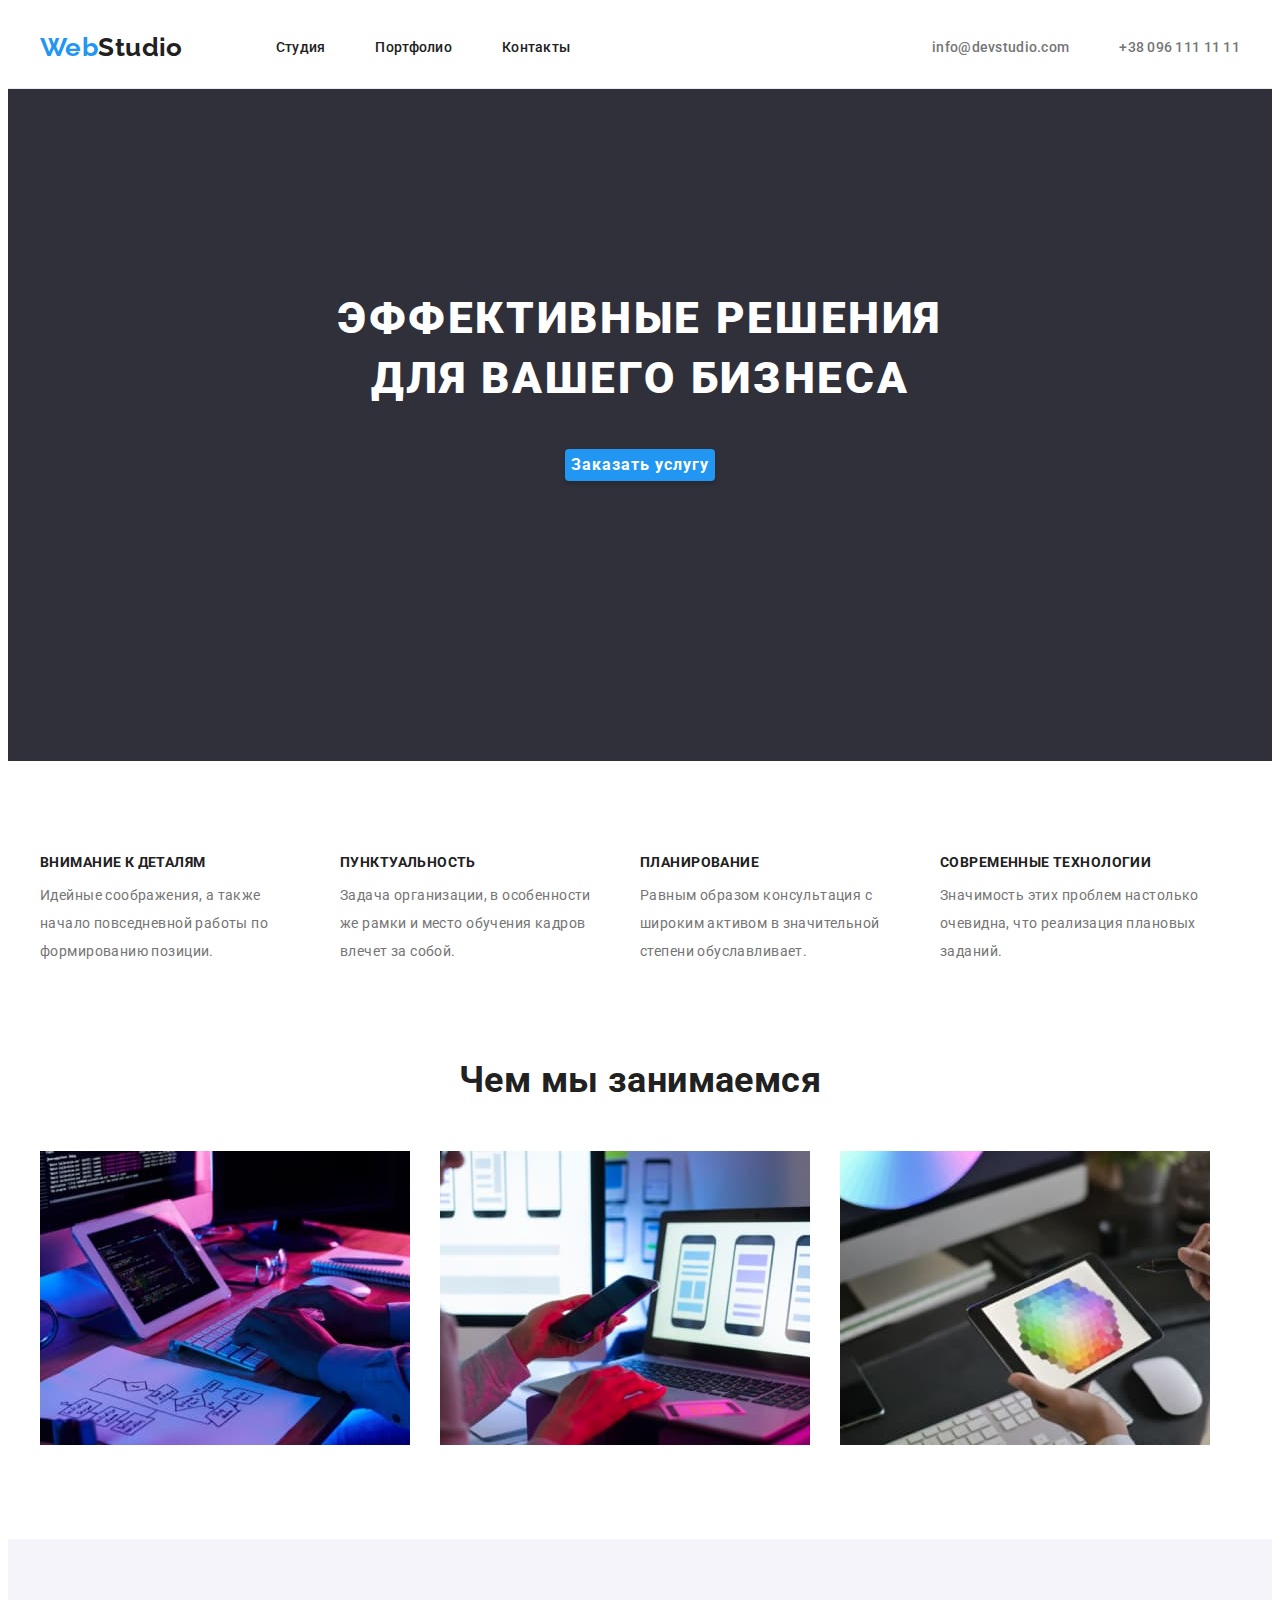
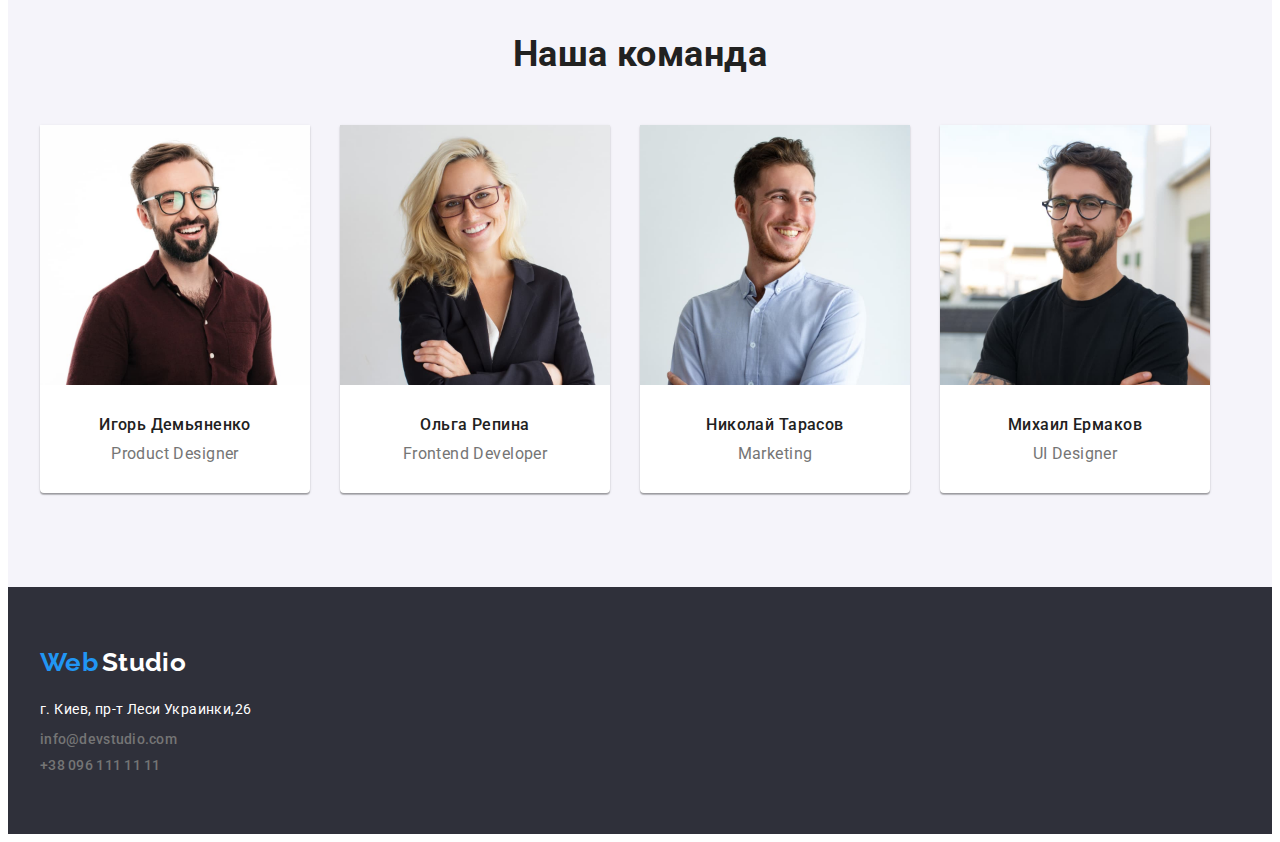
<file: index.html>
<!DOCTYPE html>
<html lang="ru">
	<head>
		<meta charset="UTF-8" />
		<meta http-equiv="X-UA-Compatible" content="IE=edge" />
		<meta name="viewport" content="width=device-width, initial-scale=1.0" />
		<title>Document</title>
		<link rel="preconnect" href="https://fonts.googleapis.com" />
		<link rel="preconnect" href="https://fonts.gstatic.com" crossorigin />
		<link
			href="https://fonts.googleapis.com/css2?family=Raleway:wght@700&family=Roboto:wght@400;500;700;900&display=swap"
			rel="stylesheet"
		/>
		<link
			rel="stylesheet"
			href="https://cdnjs.cloudflare.com/ajax/libs/modern-normalize/1.1.0/modern-normalize.min.css"
			integrity="sha512-wpPYUAdjBVSE4KJnH1VR1HeZfpl1ub8YT/NKx4PuQ5NmX2tKuGu6U/JRp5y+Y8XG2tV+wKQpNHVUX03MfMFn9Q=="
			crossorigin="anonymous"
			referrerpolicy="no-referrer"
		/>
		<link rel="stylesheet" href="./css/styles.css" />
	</head>
	<body>
		<!-- Шапка сайта-->
		<header class="header">
			<div class="container">
				<nav class="header-logo">
					<a class="header-link" href="./index.html">
						<div class="logo-link">
							<span class="logo-web">Web</span>
							<span class="logo-studio">Studio</span>
						</div>
					</a>
					<ul class="header-list">
						<li class="header-list-item"><a href="./index.html" class="header-nav">Студия</a></li>
						<li class="header-list-item"><a href="./portfolio.html" class="header-nav">Портфолио</a></li>
						<li class="header-list-item"><a href="#" class="header-nav">Контакты</a></li>
					</ul>
				</nav>
				<ul class="header-conect">
					<li class="header-conect-item"><a href="mailto:info@devstudio.com" class="contact">info@devstudio.com</a></li>
					<li class="header-conect-item"><a href="tel:+380961111111" class="contact">+38 096 111 11 11</a></li>
				</ul>
			</div>
		</header>

		<!-------Основной контент-------->
		<main>
			<section class="main">
				<div class="container">
					<h1 class="main-preview">Эффективные решения для вашего бизнеса</h1>
					<button type="button" class="main-button">Заказать услугу</button>
				</div>
			</section>
			<section class="section">
				<div class="container">
					<h2 class="visually-hidden">Наши особености</h2>
					<ul class="main-section-list">
						<li class="main-section-item">
							<h3 class="main-list">Внимание к деталям</h3>
							<p class="main-list-item">
								Идейные соображения, а также начало повседневной работы по формированию позиции.
							</p>
						</li>
						<li class="main-section-item">
							<h3 class="main-list">Пунктуальность</h3>
							<p class="main-list-item">
								Задача организации, в особенности же рамки и место обучения кадров влечет за собой.
							</p>
						</li>
						<li class="main-section-item">
							<h3 class="main-list">Планирование</h3>
							<p class="main-list-item">
								Равным образом консультация с широким активом в значительной степени обуславливает.
							</p>
						</li>
						<li class="main-section-item">
							<h3 class="main-list">Современные технологии</h3>
							<p class="main-list-item">Значимость этих проблем настолько очевидна, что реализация плановых заданий.</p>
						</li>
					</ul>
				</div>
			</section>
			<section class="section our-product">
				<div class="container">
					<h2 class="main-product">Чем мы занимаемся</h2>
					<ul class="container-main-product">
						<li class="main-product-list">
							<img src="./images/keyboard.jpg" alt="Клавиатура на столе" width="370" height="294" />
						</li>
						<li class="main-product-list">
							<img src="./images/telephone.jpg" alt="Телефон в руках" width="370" height="294" />
						</li>
						<li class="main-product-list">
							<img src="./images/tablet.jpg" alt="Работа за планшетом" width="370" height="294" />
						</li>
					</ul>
				</div>
			</section>
			<section class="section main-team">
				<div class="container">
					<h2 class="main-team-title">Наша команда</h2>
					<ul class="container-main-team">
						<li class="main-team-list">
							<img src="./images/igor.jpg" alt="Дизайнер продукта" width="270" height="260" />
							<div class="team-name-wrap">
								<h3 class="main-team-name">Игорь Демьяненко</h3>
								<p class="main-team-job">Product Designer</p>
							</div>
						</li>
						<li class="main-team-list">
							<img src="./images/olga.jpg" alt="Фронтенд-разработчик" width="270" height="260" />
							<div class="team-name-wrap">
								<h3 class="main-team-name">Ольга Репина</h3>
								<p class="main-team-job">Frontend Developer</p>
							</div>
						</li>
						<li class="main-team-list">
							<img src="./images/nikolay.jpg" alt="Маркетинг" width="270" height="260" />
							<div class="team-name-wrap">
								<h3 class="main-team-name">Николай Тарасов</h3>
								<p class="main-team-job">Marketing</p>
							</div>
						</li>
						<li class="main-team-list">
							<img src="./images/mikhail.jpg" alt="UL Дизайнер" width="270" height="260" />
							<div class="team-name-wrap">
								<h3 class="main-team-name">Михаил Ермаков</h3>
								<p class="main-team-job">UI Designer</p>
							</div>
						</li>
					</ul>
				</div>
			</section>
		</main>
		<!-----------------------------Подвал------------------------------------->
		<footer class="footer">
			<div class="container">
				<div class="footer-logo">
					<a href="./index.html">
						<span class="logo-web">Web</span>
						<span class="logo-studio-footer">Studio</span>
					</a>
				</div>
				<address class="address">
					<ul class="address-list">
						<li class="address-list-item">
							<a
								href="https://goo.gl/maps/CPtrU1FHBa2aNyZL9"
								target="_blank"
								rel="noopener noreferrer"
								class="footer-adress"
							>
								г. Киев, пр-т Леси Украинки,26
							</a>
						</li>
						<li class="address-list-item">
							<a href="mailto:info@devstudio.com" class="contact">info@devstudio.com</a>
						</li>
						<li><a href="tel:+380961111111" class="contact">+38 096 111 11 11</a></li>
					</ul>
				</address>
			</div>
		</footer>
	</body>
</html>
</file>
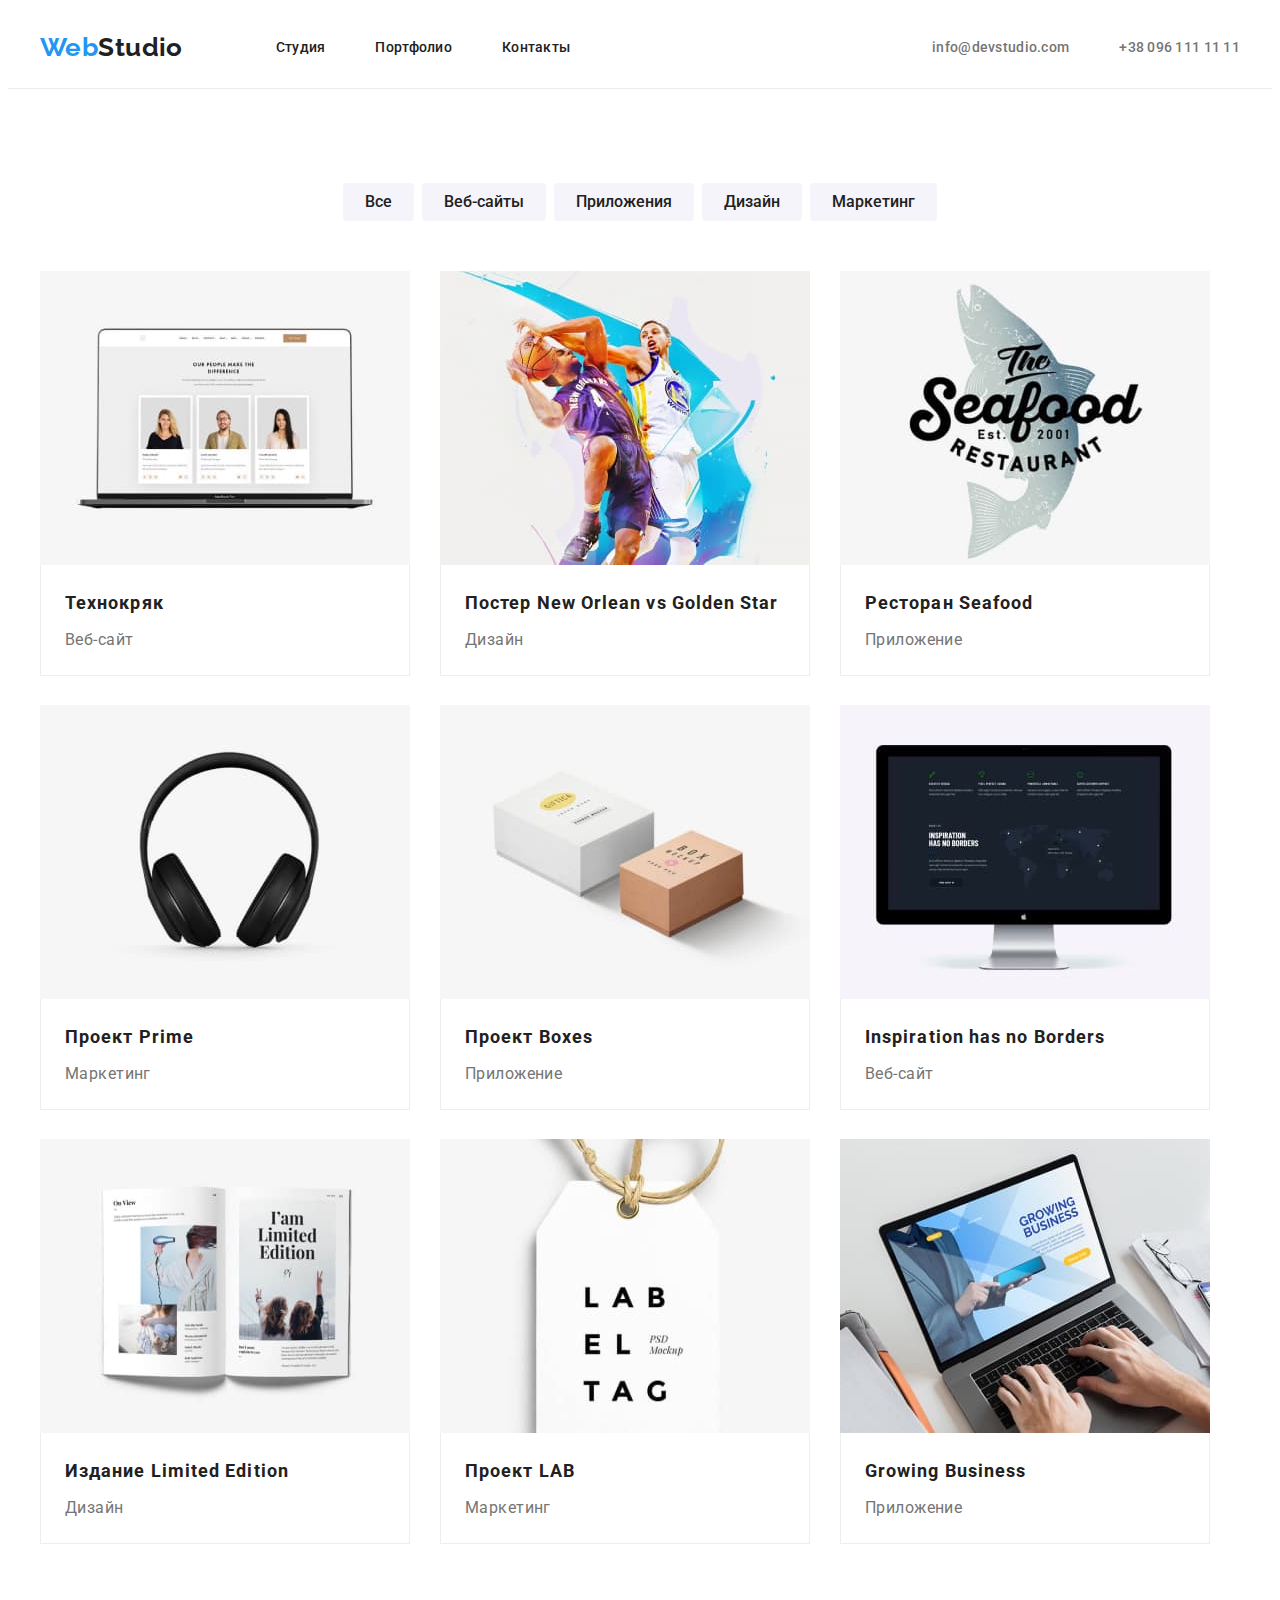
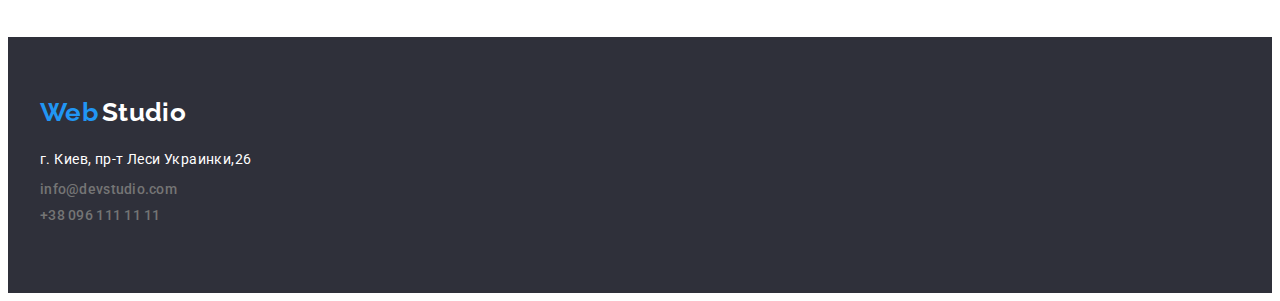
<file: portfolio.html>
<!DOCTYPE html>
<html lang="ru">
	<head>
		<meta charset="UTF-8" />
		<meta http-equiv="X-UA-Compatible" content="IE=edge" />
		<meta name="viewport" content="width=device-width, initial-scale=1.0" />
		<title>Portfolio</title>
		<link rel="preconnect" href="https://fonts.googleapis.com" />
		<link rel="preconnect" href="https://fonts.gstatic.com" crossorigin />
		<link
			href="https://fonts.googleapis.com/css2?family=Raleway:wght@700&family=Roboto:wght@400;500;700;900&display=swap"
			rel="stylesheet"
		/>
		<link
			rel="stylesheet"
			href="https://cdnjs.cloudflare.com/ajax/libs/modern-normalize/1.1.0/modern-normalize.min.css"
			integrity="sha512-wpPYUAdjBVSE4KJnH1VR1HeZfpl1ub8YT/NKx4PuQ5NmX2tKuGu6U/JRp5y+Y8XG2tV+wKQpNHVUX03MfMFn9Q=="
			crossorigin="anonymous"
			referrerpolicy="no-referrer"
		/>
		<link rel="stylesheet" href="./css/styles.css" />
	</head>

	<body>
		<!-- Шапка сайта-->
		<header class="header">
			<div class="container">
				<nav class="header-logo">
					<a class="header-link" href="./index.html">
						<div class="logo-link">
							<span class="logo-web">Web</span>
							<span class="logo-studio">Studio</span>
						</div>
					</a>
					<ul class="header-list">
						<li class="header-list-item"><a href="./index.html" class="header-nav">Студия</a></li>
						<li class="header-list-item"><a href="./portfolio.html" class="header-nav">Портфолио</a></li>
						<li class="header-list-item"><a href="#" class="header-nav">Контакты</a></li>
					</ul>
				</nav>
				<ul class="header-conect">
					<li class="header-conect-item"><a href="mailto:info@devstudio.com" class="contact">info@devstudio.com</a></li>
					<li class="header-conect-item"><a href="tel:+380961111111" class="contact">+38 096 111 11 11</a></li>
				</ul>
			</div>
		</header>
		<main>
			<section class="section">
				<div class="container">
					<h1 class="visually-hidden">Наши проекты</h1>
					<div class="container-button">
						<ul class="button-list">
							<li><button type="button" class="btn">Все</button></li>
							<li><button type="button" class="btn">Веб-сайты</button></li>
							<li><button type="button" class="btn">Приложения</button></li>
							<li><button type="button" class="btn">Дизайн</button></li>
							<li><button type="button" class="btn">Маркетинг</button></li>
						</ul>
					</div>
					<ul class="progect-list">
						<li class="progect-list-item">
							<a href="#" target="_blank" rel="noopener noreferrer">
								<img src="./images/computer.jpg" alt="Ноутбук с открытым сайтом" width="370" height="294" />
								<div class="conteiner-progect">
									<h2 class="progect">Технокряк</h2>
									<p class="progect-desc">Веб-сайт</p>
								</div>
							</a>
						</li>

						<li class="progect-list-item">
							<a href="#" target="_blank" rel="noopener noreferrer">
								<img src="./images/poster-new-orlean.jpg" alt="Постер Новый Орлеан" width="370" height="294" />
								<div class="conteiner-progect">
									<h2 class="progect">Постер New Orlean vs Golden Star</h2>
									<p class="progect-desc">Дизайн</p>
								</div>
							</a>
						</li>

						<li class="progect-list-item">
							<a href="#" target="_blank" rel="noopener noreferrer">
								<img src="./images/seafood.jpg" alt="Ресторан" width="370" height="294" />
								<div class="conteiner-progect">
									<h2 class="progect">Ресторан Seafood</h2>
									<p class="progect-desc">Приложение</p>
								</div>
							</a>
						</li>

						<li class="progect-list-item">
							<a href="#" target="_blank" rel="noopener noreferrer">
								<img src="./images/headphones.jpg" alt="Чорные наушники" width="370" height="294" />
								<div class="conteiner-progect">
									<h2 class="progect">Проект Prime</h2>
									<p class="progect-desc">Маркетинг</p>
								</div>
							</a>
						</li>

						<li class="progect-list-item">
							<a href="#" target="_blank" rel="noopener noreferrer">
								<img src="./images/boxes.jpg" alt="Две коробки" width="370" height="294" />
								<div class="conteiner-progect">
									<h2 class="progect">Проект Boxes</h2>
									<p class="progect-desc">Приложение</p>
								</div>
							</a>
						</li>

						<li class="progect-list-item">
							<a href="#" target="_blank" rel="noopener noreferrer">
								<img src="./images/monitor.jpg" alt="Монитор" width="370" height="294" />
								<div class="conteiner-progect">
									<h2 class="progect">Inspiration has no Borders</h2>
									<p class="progect-desc">Веб-сайт</p>
								</div>
							</a>
						</li>

						<li class="progect-list-item">
							<a href="#" target="_blank" rel="noopener noreferrer">
								<img src="./images/book.jpg" alt="Книга" width="370" height="294" />
								<div class="conteiner-progect">
									<h2 class="progect">Издание Limited Edition</h2>
									<p class="progect-desc">Дизайн</p>
								</div>
							</a>
						</li>

						<li class="progect-list-item">
							<a href="#" target="_blank" rel="noopener noreferrer">
								<img src="./images/lab-tag.jpg" alt="Бирка" width="370" height="294" />
								<div class="conteiner-progect">
									<h2 class="progect">Проект LAB</h2>
									<p class="progect-desc">Маркетинг</p>
								</div>
							</a>
						</li>

						<li class="progect-list-item">
							<a href="#" target="_blank" rel="noopener noreferrer">
								<img src="./images/crowing-business.jpg" alt="Работа за ноутбуком" width="370" height="294" />
								<div class="conteiner-progect">
									<h2 class="progect">Growing Business</h2>
									<p class="progect-desc">Приложение</p>
								</div>
							</a>
						</li>
					</ul>
				</div>
			</section>
		</main>
		<!-----------------------------Подвал------------------------------------->
		<footer class="footer">
			<div class="container">
				<div class="footer-logo">
					<a href="./index.html">
						<span class="logo-web">Web</span>
						<span class="logo-studio-footer">Studio</span>
					</a>
				</div>
				<address class="address">
					<ul class="address-list">
						<li class="address-list-item">
							<a
								href="https://goo.gl/maps/CPtrU1FHBa2aNyZL9"
								target="_blank"
								rel="noopener noreferrer"
								class="footer-adress"
							>
								г. Киев, пр-т Леси Украинки,26
							</a>
						</li>
						<li class="address-list-item">
							<a href="mailto:info@devstudio.com" class="contact">info@devstudio.com</a>
						</li>
						<li class="address-list-item"><a href="tel:+380961111111" class="contact">+38 096 111 11 11</a></li>
					</ul>
				</address>
			</div>
		</footer>
	</body>
</html>
</file>
<file: css/styles.css>
:root {
	--primary-text-color: #212121;
	--second-text-color: #757575;
	--accent-color: #2196f3;
	--primary-white-color: #ffffff;
	--accent-section-color: #2f303a;
}

body {
	color: var(--primary-text-color);
	font-family: "Roboto", sans-serif;
	letter-spacing: 0.03em;
	font-size: 14px;
	background-color: var(--primary-white-color);
}
ul {
	list-style: none;
}
a {
	text-decoration: none;
}
p,
h1,
h2,
h3,
h4 {
	margin: 0;
}
ul {
	margin: 0;
	padding-left: 0;
}
.container {
	width: 1200px;
	padding-right: 15px;
	padding-left: 15px;
	margin: 0 auto;

	/* outline: 2px solid red; */
}
img {
	display: block;
	max-width: 100%;
	height: auto;
}

.section {
	padding-top: 94px;
	padding-bottom: 94px;
}
/* ---------------HEADER--------------- */
.header {
	background-color: var(--primary-white-color);
	padding-top: 24px;
	padding-bottom: 25px;
	border-bottom: 1px solid #ececec;
}
.header-link {
	margin-right: 93px;
}
.header .container {
	display: flex;
	align-items: center;
}

.header-logo {
	display: flex;
	align-items: center;
}
.logo-link {
	display: flex;
}
.header-list {
	display: flex;
	align-items: center;
	margin-right: 0;
	padding-right: 0;
}

.header-list-item:not(:last-child) {
	margin-right: 50px;
}
.header-conect {
	display: flex;
	margin-left: auto;
}
.header-conect-item:not(:last-child) {
	margin-right: 50px;
}

.logo-web {
	font-family: "Raleway", sans-serif;
	font-weight: 700;
	font-size: 26px;
	line-height: 1.2;
	color: var(--accent-color);
}

.logo-studio {
	font-family: "Raleway", sans-serif;
	font-style: normal;
	font-weight: 700;
	font-size: 26px;
	line-height: 1.2;
	color: var(--primary-text-color);
}

.header-nav {
	font-weight: 500;
	font-size: 14px;
	line-height: 1.14;
	letter-spacing: 0.02em;
	color: var(--primary-text-color);
}
.header-nav:hover,
.header-nav:focus,
.contact:hover,
.contact:focus {
	color: var(--accent-color);
}
.contact {
	font-weight: 500;
	font-size: 14px;
	line-height: 1.14;
	letter-spacing: 0.02em;
	color: var(--second-text-color);
}

/* --------------------------PAGE-STUDIO------------------------ */

.visually-hidden {
	position: absolute;
	white-space: nowrap;
	width: 1px;
	height: 1px;
	overflow: hidden;
	border: 0;
	padding: 0;
	clip: rect(0 0 0 0);
	clip-path: inset(50%);
	margin: -1px;
}

.main {
	background: var(--accent-section-color);
	padding-top: 200px;
	padding-bottom: 280px;
	text-align: center;
}
.main-containet {
	margin-left: auto;
	margin-right: auto;
}
.main-preview {
	font-weight: 900;
	font-size: 44px;
	line-height: 1.36;
	letter-spacing: 0.06em;
	text-transform: uppercase;
	color: var(--primary-white-color);

	max-width: 696px;
	text-align: center;
	margin-left: auto;
	margin-right: auto;
}
.main-button {
	font-weight: 700;
	font-size: 16px;
	line-height: 1.86;
	display: flex;
	align-items: center;
	text-align: center;
	letter-spacing: 0.06em;
	color: var(--primary-white-color);
	background: var(--accent-color);
	box-shadow: 0px 4px 4px rgba(0, 0, 0, 0.15);
	border-width: 0px;
	border-radius: 4px;
	cursor: pointer;
	font-family: inherit;

	margin-top: 40px;
	display: block;
	margin-left: auto;
	margin-right: auto;
}

.main-section-list {
	display: flex;
}
.main-section-item {
	max-width: 270px;
}
.main-section-item:not(:last-child) {
	margin-right: 30px;
	max-width: 270px;
}
.main-list {
	font-weight: 700;
	font-size: 14px;
	line-height: 1.14;
	text-transform: uppercase;
	color: var(--primary-text-color);
}
.main-list-item {
	font-size: 14px;
	line-height: 2;
	color: var(--second-text-color);

	margin-top: 10px;
}
.main-product {
	font-weight: 700;
	font-size: 36px;
	line-height: 1.17;
	text-align: center;
	color: var(--primary-text-color);
}
.our-product {
	padding-top: 0px;
}
.container-main-product {
	display: flex;
	margin-top: 50px;
}
.main-product-list {
	margin-right: 30px;
}
.main-product-list:nth-child(3n) {
	margin-right: 0;
}
.main-team {
	background: #f5f4fa;
}
.main-team-title {
	font-weight: 700;
	font-size: 36px;
	line-height: 1.17;
	color: var(--primary-text-color);

	text-align: center;
	padding-bottom: 0;
}

.container-main-team {
	display: flex;
	margin-top: 50px;
	gap: 30px;
}
.main-team-list {
	background-color: var(--primary-white-color);

	width: 270px;
	height: 368px;
	box-shadow: 0px 1px 3px rgba(0, 0, 0, 0.12), 0px 1px 1px rgba(0, 0, 0, 0.14), 0px 2px 1px rgba(0, 0, 0, 0.2);
	border-radius: 0px 0px 4px 4px;
}
.team-name-wrap {
	padding: 30px;
}
.main-team-name {
	font-weight: 500;
	font-size: 16px;
	line-height: 1.19;
	margin-bottom: 10px;
	text-align: center;
}
.main-team-job {
	font-size: 16px;
	line-height: 1.19;
	color: var(--second-text-color);
	text-align: center;
}
.team-name-wrap .main-team-job {
	padding-bottom: 0;
	padding-top: 0;
}

/* -----------------------FOOTER--------------------------- */

.address {
	font-style: normal;
}
.footer {
	background: var(--accent-section-color);
	padding-top: 60px;
	padding-bottom: 60px;
}
.footer-logo {
	display: inline-block;
	margin-bottom: 20px;
}
.footer-adress {
	font-size: 14px;
	line-height: 1.7;
	color: var(--primary-white-color);
}
.address-list-item {
	margin-bottom: 9px;
}
.footer-contact {
	font-size: 14px;
	line-height: 1.17;
	color: rgba(255, 255, 255, 0.6);
}
.logo-studio-footer {
	font-family: "Raleway", sans-serif;
	font-style: normal;
	font-weight: 700;
	font-size: 26px;
	line-height: 1.2;
	color: var(--primary-white-color);
}
/* --------------------------PAGE-PORTFOLIO------------------------ */
.btn {
	font-weight: 500;
	font-size: 16px;
	line-height: 1.6;
	color: #212121;
	cursor: pointer;
	font-family: inherit;
	background-color: #f5f4fa;
	border: transparent;
	padding: 6px 22px;
	border-radius: 4px;
}
.btn:hover,
.btn:focus {
	font-weight: 500;
	font-size: 16px;
	line-height: 1.6;
	color: var(--primary-white-color);
	background-color: var(--accent-color);
	box-shadow: 0px 3px 1px rgba(0, 0, 0, 0.1), 0px 1px 2px rgba(0, 0, 0, 0.08), 0px 2px 2px rgba(0, 0, 0, 0.12);
}
.container-button {
	display: flex;
	margin-bottom: 50px;
}
.button-list {
	display: flex;
	margin-left: auto;
	margin-right: auto;
	gap: 8px;
}
.progect {
	font-weight: 700;
	font-size: 18px;
	line-height: 2;
	color: var(--primary-text-color);
	letter-spacing: 0.06em;
}
.conteiner-progect {
	padding-top: 20px;
	padding-left: 24px;
	padding-right: 24px;
	padding-bottom: 20px;
	border-left: 1px solid #eeeeee;
	border-right: 1px solid #eeeeee;
	border-bottom: 1px solid #eeeeee;
}
.main-team-job {
	padding-top: 4px;
	padding-bottom: 20px;
}
.progect-desc {
	font-size: 16px;
	line-height: 1.9;
	color: var(--second-text-color);
	margin-top: 4px;
}
.progect-list {
	display: flex;
	flex-wrap: wrap;
	gap: 30px;
}
.progect-list-item {
	width: 370px;
	height: 404px;
}
</file>
